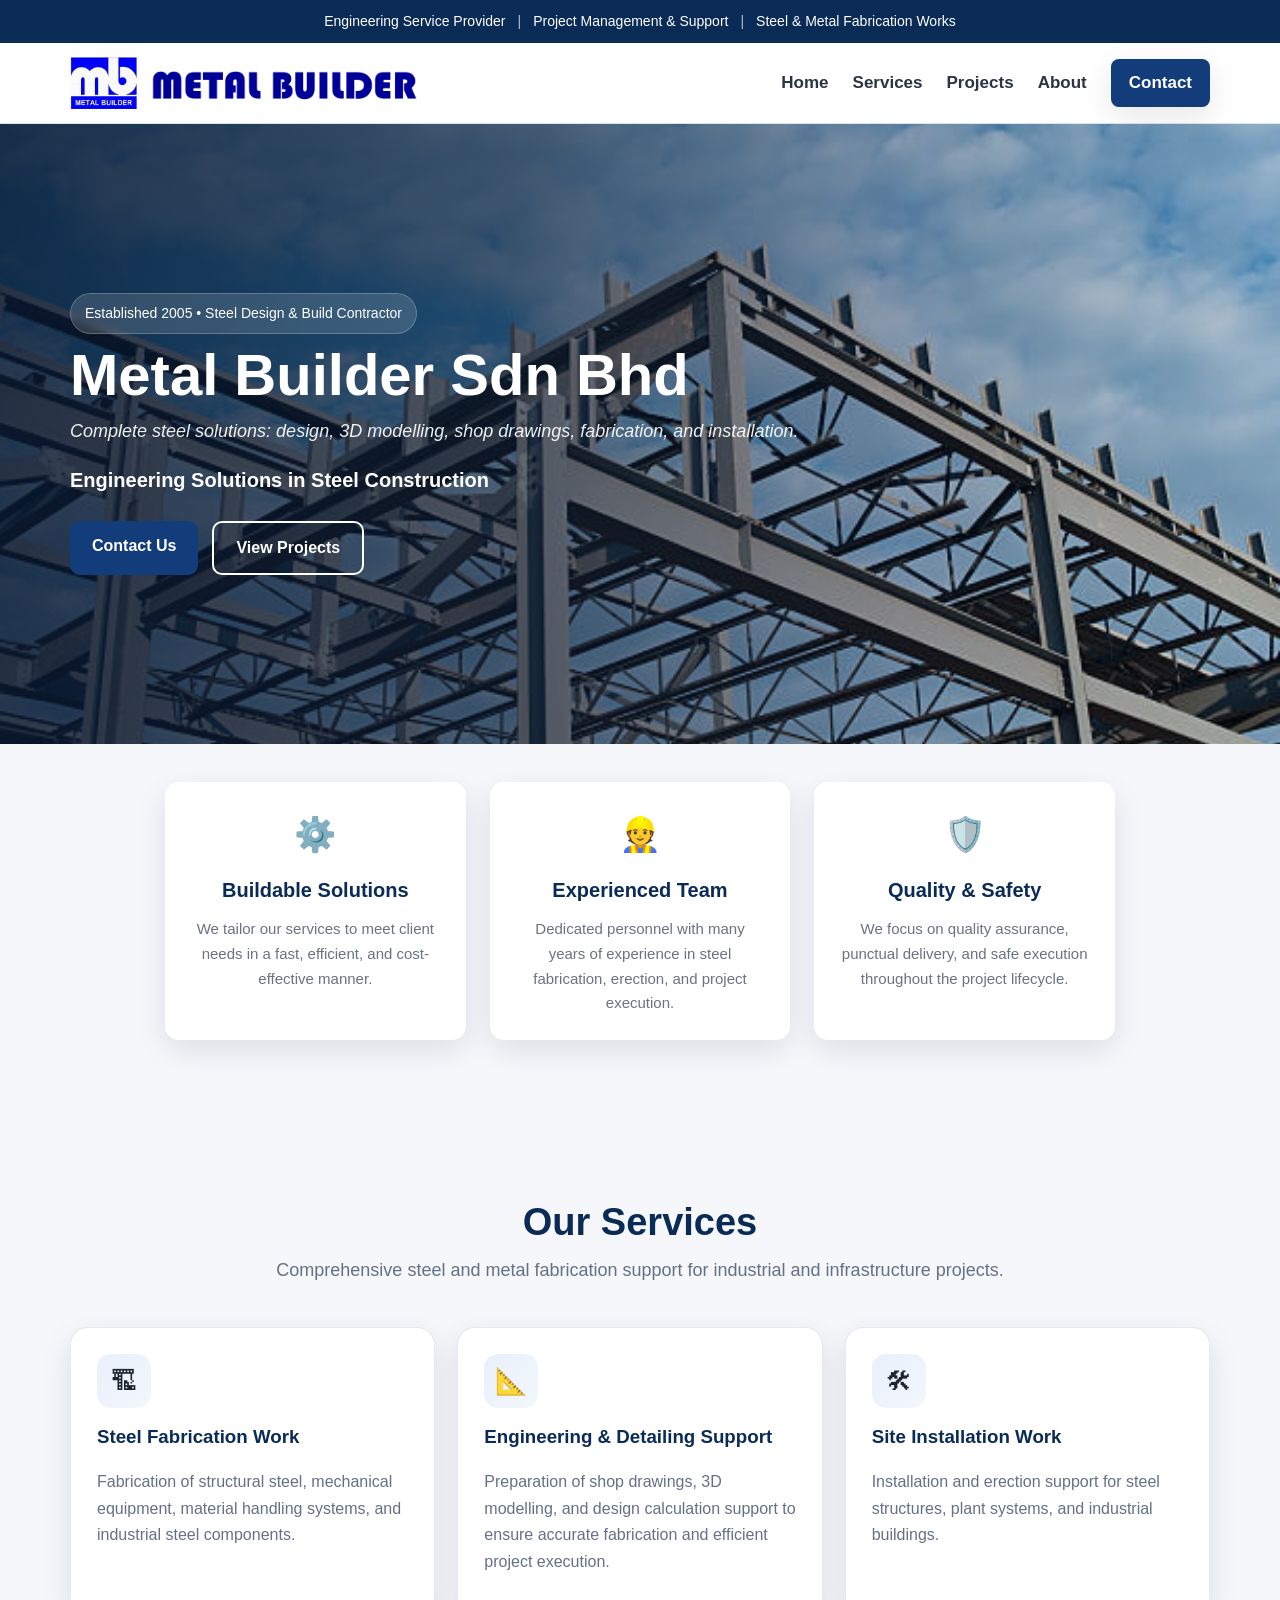
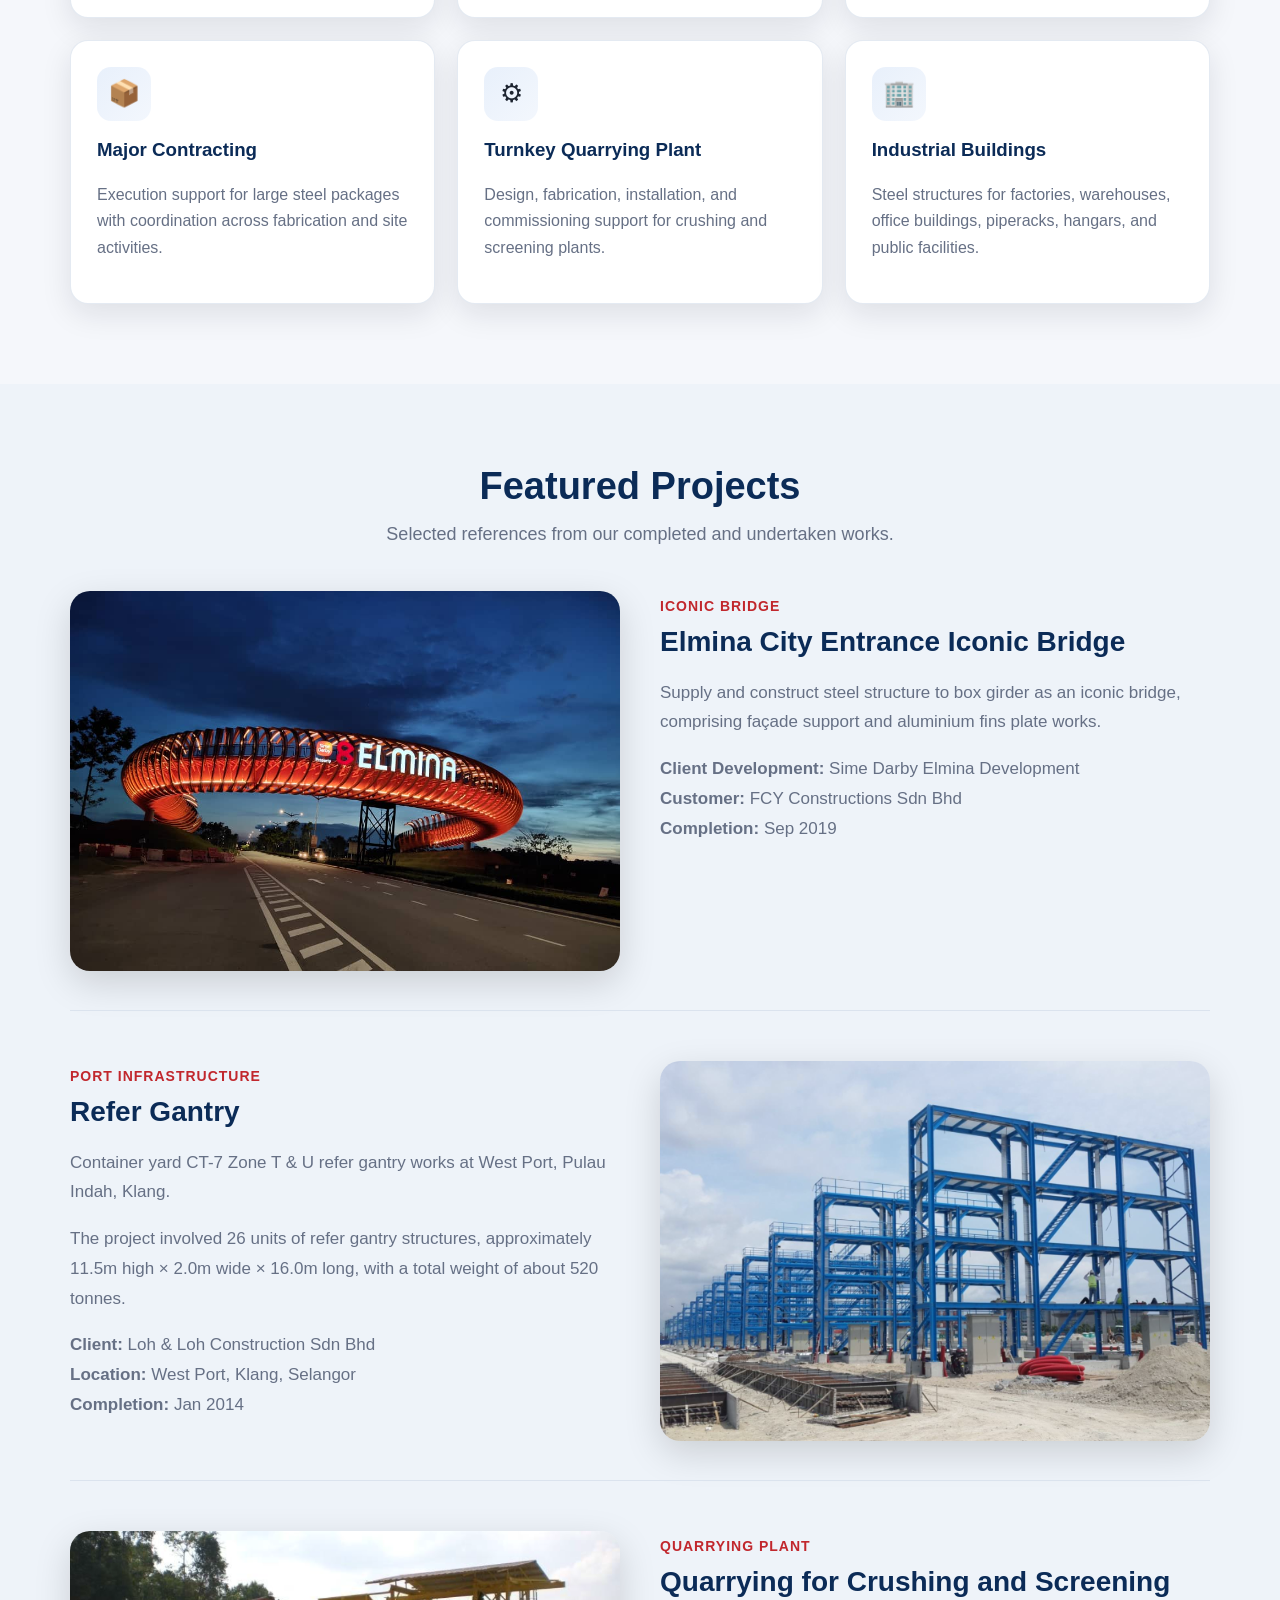
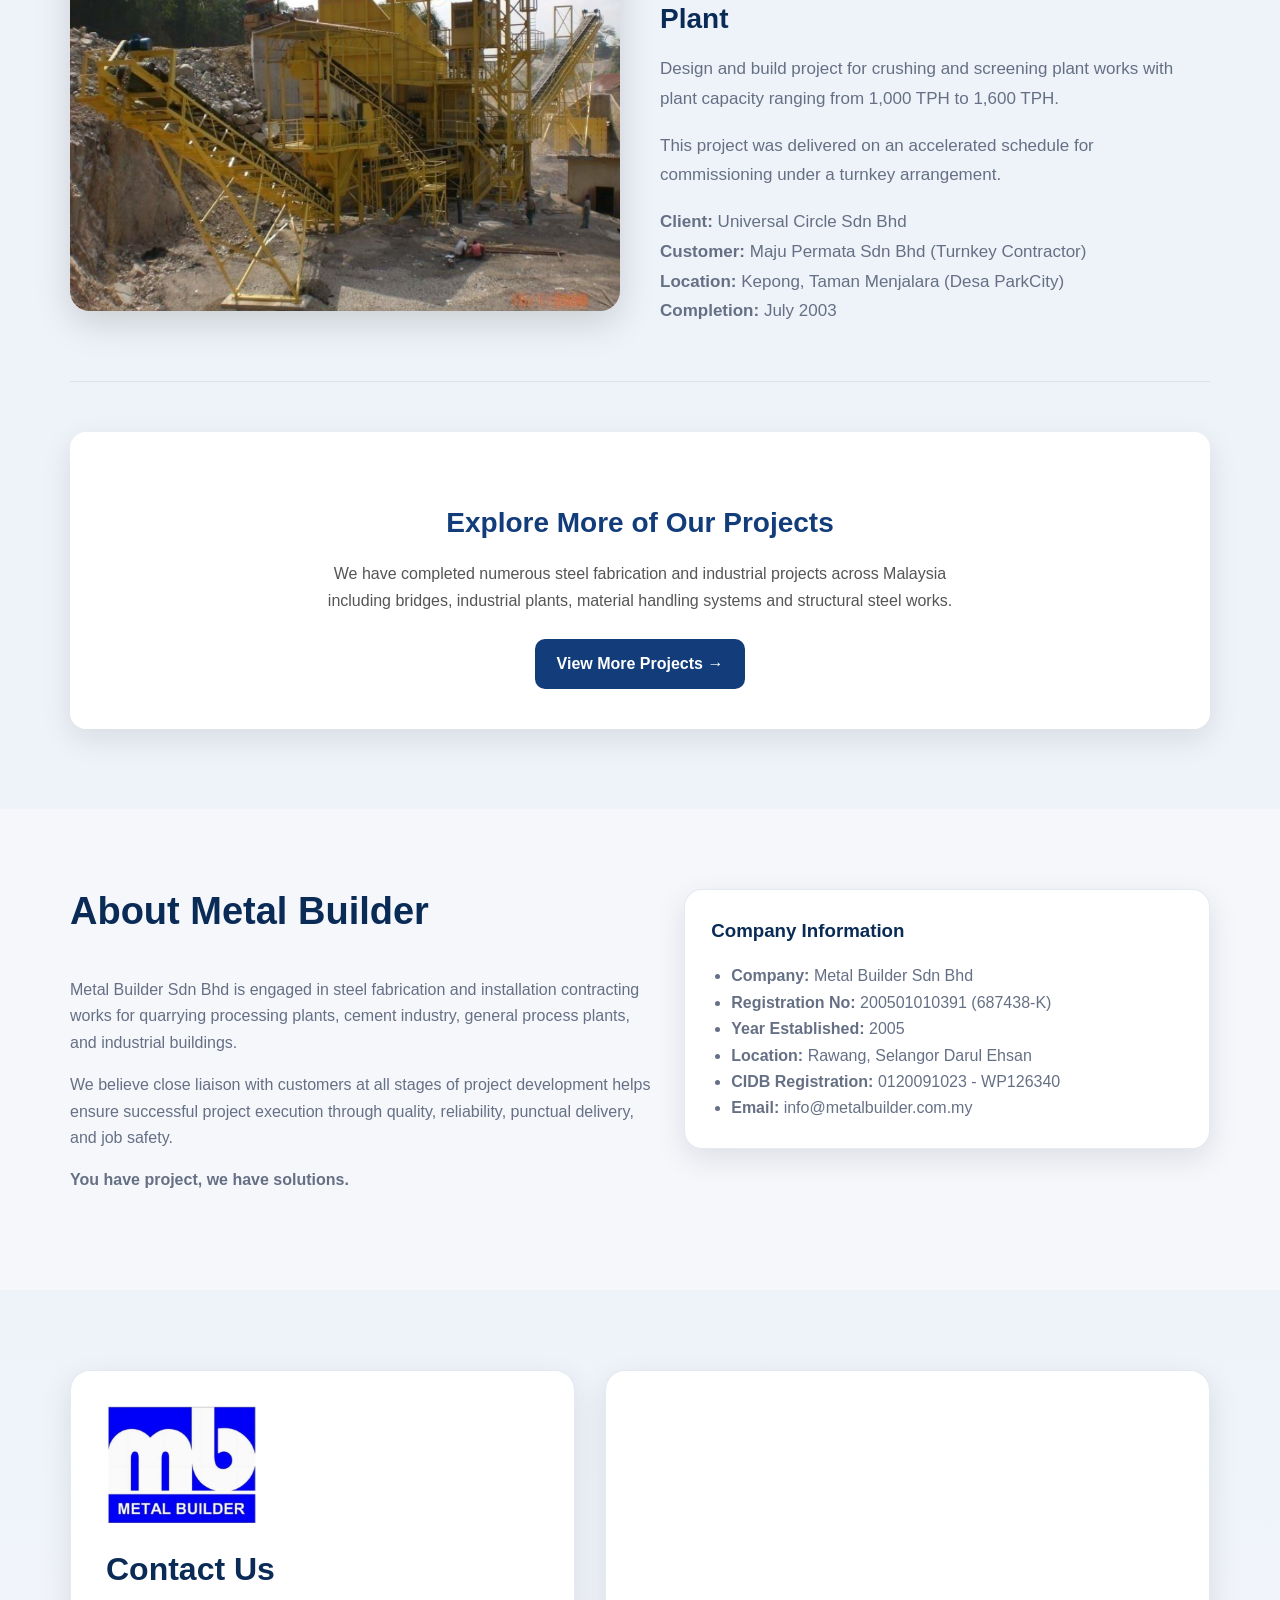
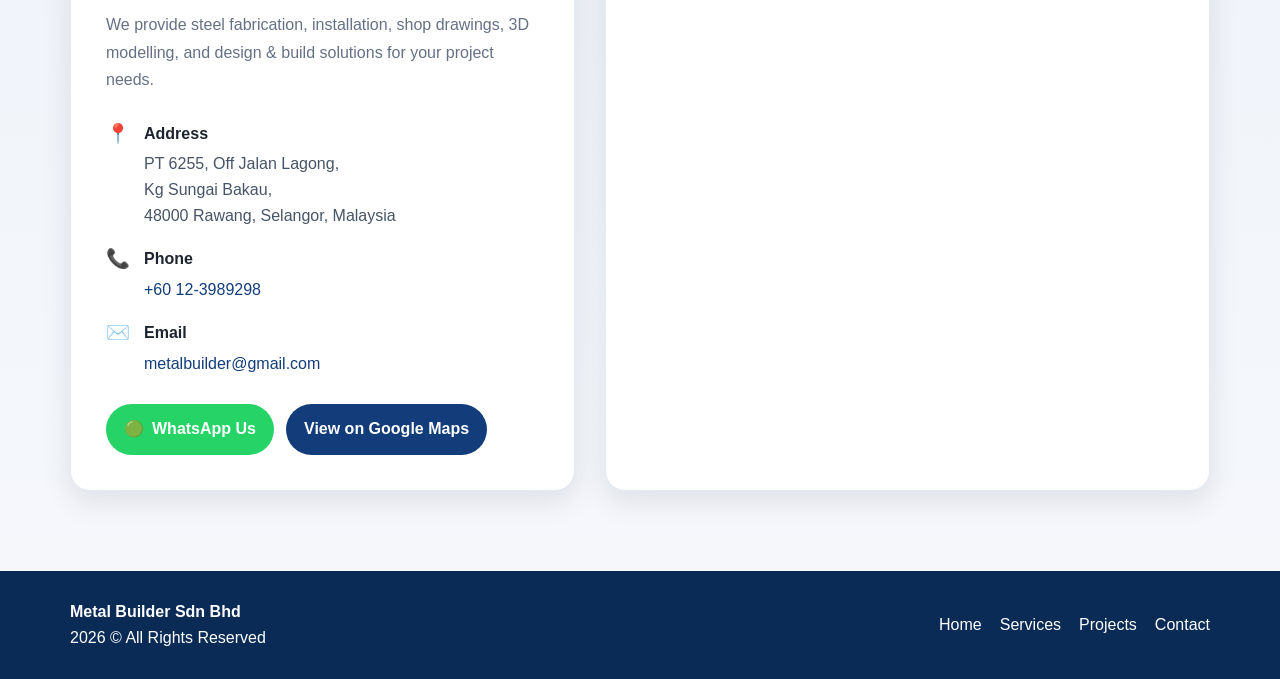
<file: index.html>
<!DOCTYPE html>
<html lang="en">
<head>
  <meta charset="UTF-8" />
  <meta name="viewport" content="width=device-width, initial-scale=1.0" />
  <title>Metal Builder Sdn Bhd | Steel & Metal Fabrication Works</title>
  <meta
    name="description"
    content="Metal Builder Sdn Bhd is a Malaysia-based engineering service provider specialising in steel and metal fabrication works, installation, and turnkey industrial solutions."
  />
  <link rel="icon" type="image/png" href="Metalbuilder/Metalbuilder_Logo.png" />
  <link rel="stylesheet" href="style.css" />
</head>
<body>

  <!-- Top Bar -->
  <div class="topbar">
    <div class="container topbar-inner">
      <span>Engineering Service Provider</span>
      <span class="divider">|</span>
      <span>Project Management & Support</span>
      <span class="divider">|</span>
      <span>Steel & Metal Fabrication Works</span>
    </div>
  </div>

  <!-- Header -->
  <header class="header">
    <div class="container header-inner">

      <a href="#home" class="brand">
        <img src="Metalbuilder/Metalbuilder_Logo.png" alt="Metal Builder Logo" class="logo" />
        <img src="Metalbuilder/Metalbuilder_Name.png" alt="Metal Builder Name" class="brand-name-image" />
      </a>

      <button class="menu-toggle" id="menuToggle" aria-label="Toggle menu">☰</button>

      <nav class="nav" id="navMenu">
        <a href="#home">Home</a>
        <a href="#services">Services</a>
        <a href="#projects">Projects</a>
        <a href="#about">About</a>
        <a href="#contact" class="nav-btn">Contact</a>
      </nav>

    </div>
  </header>

  <!-- Hero -->
  <section class="hero" id="home">
    <div class="hero-overlay"></div>

    <div class="container hero-inner">
      <div class="hero-content">
        <div class="hero-badge">Established 2005 • Steel Design & Build Contractor</div>

        <h1>Metal Builder Sdn Bhd</h1>

        <p class="hero-subtitle">
          Complete steel solutions: design, 3D modelling, shop drawings, fabrication, and installation.
        </p>

        <h2 class="hero-trusted">Engineering Solutions in Steel Construction</h2>

        <div class="hero-buttons">
          <a href="#contact" class="btn">Contact Us</a>
          <a href="#projects" class="btn btn-outline">View Projects</a>
        </div>
      </div>
    </div>
  </section>

  <!-- Intro Cards -->
  <section class="section intro-strip">
    <div class="container">
      <div class="intro-grid">

        <div class="info-card">
          <div class="info-icon">⚙️</div>
          <h3>Buildable Solutions</h3>
          <p>We tailor our services to meet client needs in a fast, efficient, and cost-effective manner.</p>
        </div>

        <div class="info-card">
          <div class="info-icon">👷</div>
          <h3>Experienced Team</h3>
          <p>Dedicated personnel with many years of experience in steel fabrication, erection, and project execution.</p>
        </div>

        <div class="info-card">
          <div class="info-icon">🛡️</div>
          <h3>Quality & Safety</h3>
          <p>We focus on quality assurance, punctual delivery, and safe execution throughout the project lifecycle.</p>
        </div>

      </div>
    </div>
  </section>

  <!-- Services -->
  <section class="section" id="services">
    <div class="container">
      <div class="section-title">
        <h2>Our Services</h2>
        <p>Comprehensive steel and metal fabrication support for industrial and infrastructure projects.</p>
      </div>

      <div class="card-grid">

        <div class="service-card">
          <div class="service-icon">🏗</div>
          <h3>Steel Fabrication Work</h3>
          <p>Fabrication of structural steel, mechanical equipment, material handling systems, and industrial steel components.</p>
        </div>

        <div class="service-card">
          <div class="service-icon">📐</div>
          <h3>Engineering & Detailing Support</h3>
          <p>Preparation of shop drawings, 3D modelling, and design calculation support to ensure accurate fabrication and efficient project execution.</p>
        </div>

        <div class="service-card">
          <div class="service-icon">🛠</div>
          <h3>Site Installation Work</h3>
          <p>Installation and erection support for steel structures, plant systems, and industrial buildings.</p>
        </div>

        <div class="service-card">
          <div class="service-icon">📦</div>
          <h3>Major Contracting</h3>
          <p>Execution support for large steel packages with coordination across fabrication and site activities.</p>
        </div>

        <div class="service-card">
          <div class="service-icon">⚙</div>
          <h3>Turnkey Quarrying Plant</h3>
          <p>Design, fabrication, installation, and commissioning support for crushing and screening plants.</p>
        </div>

        <div class="service-card">
          <div class="service-icon">🏢</div>
          <h3>Industrial Buildings</h3>
          <p>Steel structures for factories, warehouses, office buildings, piperacks, hangars, and public facilities.</p>
        </div>

      </div>
    </div>
  </section>

  <!-- Featured Projects -->
  <section class="section section-light" id="projects">
    <div class="container">
      <div class="section-title">
        <h2>Featured Projects</h2>
        <p>Selected references from our completed and undertaken works.</p>
      </div>

      <!-- Project 1 -->
      <div class="project-feature">
        <div class="project-image">
          <img src="Project Features/Elmina Bridge.jpg" alt="Elmina City Entrance Iconic Bridge" />
        </div>
        <div class="project-content">
          <div class="project-category">ICONIC BRIDGE</div>
          <h3>Elmina City Entrance Iconic Bridge</h3>
          <p>
            Supply and construct steel structure to box girder as an iconic bridge,
            comprising façade support and aluminium fins plate works.
          </p>
          <p>
            <strong>Client Development:</strong> Sime Darby Elmina Development<br>
            <strong>Customer:</strong> FCY Constructions Sdn Bhd<br>
            <strong>Completion:</strong> Sep 2019
          </p>
        </div>
      </div>

      <!-- Project 2 -->
      <div class="project-feature reverse">
        <div class="project-image">
          <img src="Project Features/Refer Gantry.jpg" alt="Refer Gantry Project" />
        </div>
        <div class="project-content">
          <div class="project-category">PORT INFRASTRUCTURE</div>
          <h3>Refer Gantry</h3>
          <p>
            Container yard CT-7 Zone T & U refer gantry works at West Port,
            Pulau Indah, Klang.
          </p>
          <p>
            The project involved 26 units of refer gantry structures,
            approximately 11.5m high × 2.0m wide × 16.0m long,
            with a total weight of about 520 tonnes.
          </p>
          <p>
            <strong>Client:</strong> Loh & Loh Construction Sdn Bhd<br>
            <strong>Location:</strong> West Port, Klang, Selangor<br>
            <strong>Completion:</strong> Jan 2014
          </p>
        </div>
      </div>

      <!-- Project 3 -->
      <div class="project-feature">
        <div class="project-image">
          <img src="Project Features/Quarrying for Crushing and Screening Plant.jpg" alt="Quarrying for Crushing and Screening Plant" />
        </div>
        <div class="project-content">
          <div class="project-category">QUARRYING PLANT</div>
          <h3>Quarrying for Crushing and Screening Plant</h3>
          <p>
            Design and build project for crushing and screening plant works
            with plant capacity ranging from 1,000 TPH to 1,600 TPH.
          </p>
          <p>
            This project was delivered on an accelerated schedule for commissioning
            under a turnkey arrangement.
          </p>
          <p>
            <strong>Client:</strong> Universal Circle Sdn Bhd<br>
            <strong>Customer:</strong> Maju Permata Sdn Bhd (Turnkey Contractor)<br>
            <strong>Location:</strong> Kepong, Taman Menjalara (Desa ParkCity)<br>
            <strong>Completion:</strong> July 2003
          </p>
        </div>
      </div>

      <div class="more-projects-box">
        <h3>Explore More of Our Projects</h3>
        <p>
          We have completed numerous steel fabrication and industrial
          projects across Malaysia including bridges, industrial plants,
          material handling systems and structural steel works.
        </p>
        <a href="project.html" class="btn-more-projects">View More Projects →</a>
      </div>
    </div>
  </section>

  <!-- About -->
  <section class="section" id="about">
    <div class="container about-grid">
      <div>
        <div class="section-title left-align">
          <h2>About Metal Builder</h2>
        </div>
        <p>
          Metal Builder Sdn Bhd is engaged in steel fabrication and installation contracting works
          for quarrying processing plants, cement industry, general process plants, and industrial buildings.
        </p>
        <p>
          We believe close liaison with customers at all stages of project development helps ensure
          successful project execution through quality, reliability, punctual delivery, and job safety.
        </p>
        <p><strong>You have project, we have solutions.</strong></p>
      </div>

      <div class="about-box">
        <h3>Company Information</h3>
        <ul>
          <li><strong>Company:</strong> Metal Builder Sdn Bhd</li>
          <li><strong>Registration No:</strong> 200501010391 (687438-K)</li>
          <li><strong>Year Established:</strong> 2005</li>
          <li><strong>Location:</strong> Rawang, Selangor Darul Ehsan</li>
          <li><strong>CIDB Registration:</strong> 0120091023 - WP126340</li>
          <li><strong>Email:</strong> info@metalbuilder.com.my</li>
        </ul>
      </div>
    </div>
  </section>

  <!-- Contact -->
  <section id="contact" class="contact-section">
    <div class="container contact-container">

      <div class="contact-left">
        <img src="Metalbuilder/Metalbuilder_Logo.png" alt="Metal Builder Logo" class="contact-logo">

        <h2>Contact Us</h2>
        <p class="contact-text">
          We provide steel fabrication, installation, shop drawings, 3D modelling,
          and design & build solutions for your project needs.
        </p>

        <div class="contact-info">
          <div class="contact-item">
            <span class="contact-icon">📍</span>
            <div>
              <strong>Address</strong>
              <p>
                PT 6255, Off Jalan Lagong,<br>
                Kg Sungai Bakau,<br>
                48000 Rawang, Selangor, Malaysia
              </p>
            </div>
          </div>

          <div class="contact-item">
            <span class="contact-icon">📞</span>
            <div>
              <strong>Phone</strong>
              <p><a href="tel:+60123989298">+60 12-3989298</a></p>
            </div>
          </div>

          <div class="contact-item">
            <span class="contact-icon">✉️</span>
            <div>
              <strong>Email</strong>
              <p><a href="mailto:info@metalbuilder.com.my">metalbuilder@gmail.com</a></p>
            </div>
          </div>
        </div>

        <div class="contact-buttons">
          <a href="https://wa.me/60123989298" target="_blank" class="btn-whatsapp">
            <span>🟢</span> WhatsApp Us
          </a>

          <a href="https://maps.google.com/?q=Metal+Builder+Rawang" target="_blank" class="btn-map">
            View on Google Maps
          </a>
        </div>
      </div>

      <div class="contact-right">
        <iframe
          src="https://www.google.com/maps?q=Metal+Builder+Rawang&output=embed"
          allowfullscreen=""
          loading="lazy"
          referrerpolicy="no-referrer-when-downgrade">
        </iframe>
      </div>

    </div>
  </section>

  <!-- Footer -->
  <footer class="footer">
    <div class="container footer-inner">
      <div>
        <strong>Metal Builder Sdn Bhd</strong><br />
        <span id="year"></span> © All Rights Reserved
      </div>
      <div class="footer-links">
        <a href="#home">Home</a>
        <a href="#services">Services</a>
        <a href="#projects">Projects</a>
        <a href="#contact">Contact</a>
      </div>
    </div>
  </footer>

  <script src="script.js"></script>
</body>
</html>
</file>
<file: style.css>
/* =========================================================
   1. GLOBAL / RESET
========================================================= */
* {
  box-sizing: border-box;
}

html {
  scroll-behavior: smooth;
}

:root {
  --primary: #123d7a;
  --primary-dark: #0b2b57;
  --accent: #c1272d;
  --text: #1d2430;
  --muted: #667085;
  --bg: #f5f7fb;
  --bg-soft: #eef3f9;
  --white: #ffffff;
  --line: #dbe3ee;
  --shadow: 0 10px 30px rgba(16, 24, 40, 0.10);
  --shadow-strong: 0 18px 40px rgba(16, 24, 40, 0.15);
  --radius: 18px;
}

body {
  margin: 0;
  font-family: Arial, Helvetica, sans-serif;
  color: var(--text);
  background: var(--bg);
  line-height: 1.65;
}

img {
  max-width: 100%;
  display: block;
}

a {
  text-decoration: none;
  color: inherit;
}

.container {
  width: min(1140px, 92%);
  margin: 0 auto;
}

section {
  scroll-margin-top: 90px;
}


/* =========================================================
   2. TOP BAR
========================================================= */
.topbar {
  background: var(--primary-dark);
  color: var(--white);
  font-size: 14px;
}

.topbar-inner {
  display: flex;
  justify-content: center;
  align-items: center;
  gap: 12px;
  padding: 10px 0;
  flex-wrap: wrap;
  text-align: center;
}

.divider {
  opacity: 0.7;
}


/* =========================================================
   3. HEADER / NAVIGATION
========================================================= */
.header {
  background: rgba(255, 255, 255, 0.96);
  border-bottom: 1px solid var(--line);
  position: sticky;
  top: 0;
  z-index: 1000;
  backdrop-filter: blur(10px);
}

.header-inner {
  display: flex;
  justify-content: space-between;
  align-items: center;
  padding: 14px 0;
}

.brand {
  display: flex;
  align-items: center;
  gap: 14px;
}

.logo {
  height: 52px;
  width: auto;
  object-fit: contain;
}

.brand-name-image {
  height: 40px;
  width: auto;
  object-fit: contain;
}

.nav {
  display: flex;
  align-items: center;
  gap: 24px;
  font-size: 17px;
}

.nav a {
  color: #2b3443;
  font-weight: 600;
  position: relative;
  transition: 0.2s ease;
}

.nav a:hover {
  color: var(--primary);
}

.nav a::after {
  content: "";
  position: absolute;
  left: 0;
  bottom: -4px;
  width: 0;
  height: 2px;
  background: var(--primary);
  transition: 0.3s ease;
}

.nav a:hover::after {
  width: 100%;
}

.nav-btn {
  background: var(--primary);
  color: var(--white) !important;
  padding: 10px 18px;
  border-radius: 8px;
  box-shadow: var(--shadow);
  font-weight: 600;
}

.nav-btn:hover {
  background: var(--primary-dark);
}

.nav-btn::after {
  display: none;
}

.menu-toggle {
  display: none;
  background: none;
  border: none;
  font-size: 28px;
  cursor: pointer;
  color: var(--primary-dark);
}


/* =========================================================
   4. HERO SECTION
========================================================= */
.hero {
  position: relative;
  min-height: 620px;
  background: url("Background Image/Steel\ Framing.jpg") center center / cover no-repeat;
  display: flex;
  align-items: center;
}

.hero-overlay {
  position: absolute;
  inset: 0;
  background: linear-gradient(
    to right,
    rgba(8, 24, 48, 0.85) 0%,
    rgba(8, 24, 48, 0.65) 40%,
    rgba(8, 24, 48, 0.35) 70%,
    rgba(8, 24, 48, 0.15) 100%
  );
}

.hero-inner {
  position: relative;
  z-index: 1;
}

.hero-content {
  max-width: 900px;
  color: var(--white);
}

.hero-badge {
  display: inline-block;
  background: rgba(255, 255, 255, 0.14);
  border: 1px solid rgba(255, 255, 255, 0.22);
  padding: 8px 14px;
  border-radius: 999px;
  margin-bottom: 10px;
  font-size: 14px;
  backdrop-filter: blur(6px);
}

.hero h1 {
  font-size: clamp(36px, 5vw, 58px);
  line-height: 1.08;
  margin: 0 0 10px;
  font-weight: 700;
}

.hero-subtitle {
  font-size: 18px;
  font-style: italic;
  color: rgba(255, 255, 255, 0.92);
  margin: 0 0 18px;
  max-width: 980px;
  line-height: 1.6;
}

.hero-trusted {
  font-size: 20px;
  font-weight: 600;
  color: var(--white);
  margin: 0 0 24px;
}

.hero-buttons {
  display: flex;
  gap: 14px;
  flex-wrap: wrap;
}


/* =========================================================
   5. BUTTONS
========================================================= */
.btn,
.btn-more-projects {
  display: inline-block;
  background: var(--primary);
  color: var(--white);
  padding: 12px 22px;
  border-radius: 10px;
  font-weight: 700;
  border: none;
  cursor: pointer;
  transition: 0.2s ease;
}

.btn:hover,
.btn-more-projects:hover {
  background: var(--primary-dark);
  transform: translateY(-1px);
}

.btn-outline {
  background: transparent;
  border: 2px solid var(--white);
}

.btn-outline:hover {
  background: var(--white);
  color: var(--primary-dark);
}


/* =========================================================
   6. GENERAL SECTION STYLING
========================================================= */
.section {
  padding: 80px 0;
}

.section-light {
  background: var(--bg-soft);
}

.section-title {
  text-align: center;
  margin-bottom: 42px;
}

.section-title.left-align {
  text-align: left;
}

.section-title h1,
.section-title h2 {
  margin: 0 0 10px;
  font-size: 38px;
  color: var(--primary-dark);
  line-height: 1.2;
}

.section-title p {
  margin: 0;
  color: var(--muted);
  font-size: 18px;
}


/* =========================================================
   7. INTRO CARDS
========================================================= */
.intro-strip {
  margin-top: -42px;
  position: relative;
  z-index: 2;
}

.intro-grid {
  display: grid;
  grid-template-columns: repeat(3, 1fr);
  gap: 24px;
  max-width: 950px;
  margin: 0 auto;
}

.info-card {
  background: var(--white);
  border-radius: 14px;
  padding: 24px 26px;
  box-shadow: var(--shadow);
  text-align: center;
  transition: 0.25s;
}

.info-card:hover {
  transform: translateY(-5px);
  box-shadow: var(--shadow-strong);
}

.info-icon {
  font-size: 34px;
  margin-bottom: 12px;
}

.info-card h3 {
  font-size: 20px;
  color: var(--primary-dark);
  margin: 0 0 10px;
}

.info-card p {
  font-size: 15px;
  color: #6b7280;
  margin: 0;
}


/* =========================================================
   8. SERVICES SECTION
========================================================= */
.card-grid {
  display: grid;
  grid-template-columns: repeat(3, 1fr);
  gap: 22px;
}

.service-card,
.about-box {
  background: var(--white);
  border-radius: var(--radius);
  padding: 26px;
  box-shadow: var(--shadow);
  border: 1px solid rgba(219, 227, 238, 0.75);
}

.service-card {
  transition: 0.2s ease;
}

.service-card:hover {
  transform: translateY(-4px);
}

.service-card h3,
.about-box h3 {
  margin-top: 0;
  margin-bottom: 10px;
  color: var(--primary-dark);
}

.service-card p,
.about-box li {
  color: var(--muted);
}

.service-icon {
  width: 54px;
  height: 54px;
  display: grid;
  place-items: center;
  font-size: 26px;
  border-radius: 14px;
  background: linear-gradient(135deg, #e8f0fb, #f3f7fd);
  margin-bottom: 14px;
}


/* =========================================================
   9. FEATURED PROJECTS
========================================================= */
.project-feature {
  display: grid;
  grid-template-columns: 1fr 1fr;
  gap: 40px;
  align-items: start;
  margin-bottom: 50px;
  position: relative;
  padding-bottom: 40px;
}

.project-feature::after {
  content: "";
  position: absolute;
  left: 0;
  bottom: 0;
  width: 100%;
  height: 1px;
  background: var(--line);
}

.project-feature:last-child::after {
  display: none;
}

.project-feature.reverse .project-image {
  order: 2;
}

.project-feature.reverse .project-content {
  order: 1;
}

.project-image {
  width: 100%;
  height: 380px;
  overflow: hidden;
  border-radius: 20px;
  box-shadow: 0 12px 36px rgba(0, 0, 0, 0.15);
}

.project-image img {
  width: 100%;
  height: 100%;
  object-fit: cover;
  display: block;
  transition: 0.4s;
}

.project-image:hover img {
  transform: scale(1.05);
}

.project-content {
  padding-top: 4px;
}

.project-category {
  font-size: 14px;
  font-weight: 700;
  letter-spacing: 1px;
  color: var(--accent);
  margin-bottom: 6px;
}

.project-content h3 {
  font-size: 28px;
  color: var(--primary-dark);
  margin: 0 0 12px;
  line-height: 1.3;
}

.project-content p {
  color: var(--muted);
  margin-bottom: 16px;
  font-size: 17px;
  line-height: 1.75;
}

.more-projects-box {
  text-align: center;
  background: var(--white);
  padding: 40px 30px;
  margin-top: 20px;
  border-radius: 16px;
  box-shadow: var(--shadow);
}

.more-projects-box h3 {
  font-size: 28px;
  margin-bottom: 15px;
  color: var(--primary);
}

.more-projects-box p {
  max-width: 650px;
  margin: 0 auto 25px;
  color: #555;
}


/* =========================================================
   10. ABOUT SECTION
========================================================= */
.about-grid {
  display: grid;
  grid-template-columns: 1fr 0.9fr;
  gap: 30px;
  align-items: start;
}

.about-grid p {
  color: var(--muted);
}

.about-box ul {
  padding-left: 20px;
  margin-bottom: 0;
}


/* =========================================================
   11. CONTACT SECTION
========================================================= */
.contact-section {
  padding: 80px 20px;
  background: linear-gradient(180deg, var(--bg-soft), var(--bg));
}

.contact-container {
  max-width: 1200px;
  margin: 0 auto;
  display: grid;
  grid-template-columns: 1fr 1.2fr;
  gap: 30px;
  align-items: stretch;
}

.contact-left,
.contact-right {
  background: var(--white);
  border-radius: 20px;
  box-shadow: var(--shadow);
  overflow: hidden;
  border: 1px solid rgba(219, 227, 238, 0.75);
}

.contact-left {
  padding: 35px;
}

.contact-logo {
  width: 150px;
  max-width: 100%;
  margin-bottom: 20px;
}

.contact-left h2 {
  margin: 0 0 12px;
  font-size: 2rem;
  color: var(--primary-dark);
}

.contact-text {
  color: var(--muted);
  line-height: 1.7;
  margin-bottom: 28px;
}

.contact-info {
  display: flex;
  flex-direction: column;
  gap: 18px;
}

.contact-item {
  display: flex;
  gap: 14px;
  align-items: flex-start;
}

.contact-icon {
  font-size: 1.2rem;
  line-height: 1;
  margin-top: 3px;
}

.contact-item strong {
  display: block;
  color: var(--text);
  margin-bottom: 4px;
}

.contact-item p {
  margin: 0;
  color: #475467;
  line-height: 1.6;
}

.contact-item a {
  color: var(--primary);
}

.contact-item a:hover {
  text-decoration: underline;
}

.contact-buttons {
  display: flex;
  flex-wrap: wrap;
  gap: 12px;
  margin-top: 28px;
}

.btn-whatsapp,
.btn-map {
  display: inline-flex;
  align-items: center;
  gap: 8px;
  padding: 12px 18px;
  border-radius: 999px;
  font-weight: 600;
  transition: 0.25s ease;
}

.btn-whatsapp {
  background: #25d366;
  color: var(--white);
}

.btn-whatsapp:hover {
  transform: translateY(-2px);
  opacity: 0.95;
}

.btn-map {
  background: var(--primary);
  color: var(--white);
}

.btn-map:hover {
  transform: translateY(-2px);
  background: var(--primary-dark);
}

.contact-right iframe {
  width: 100%;
  height: 100%;
  min-height: 420px;
  border: 0;
  display: block;
}


/* =========================================================
   12. FOOTER
========================================================= */
.footer {
  background: var(--primary-dark);
  color: var(--white);
  padding: 28px 0;
}

.footer-inner {
  display: flex;
  justify-content: space-between;
  align-items: center;
  gap: 20px;
  flex-wrap: wrap;
}

.footer-links {
  display: flex;
  gap: 18px;
  flex-wrap: wrap;
}

.footer-links a:hover {
  text-decoration: underline;
}


/* =========================================================
   13. MOBILE / TABLET RESPONSIVE
========================================================= */
@media (max-width: 900px) {
  .menu-toggle {
    display: block;
  }

  .nav {
    display: none;
    position: absolute;
    top: 86px;
    right: 4%;
    width: 250px;
    background: var(--white);
    border: 1px solid var(--line);
    border-radius: 14px;
    flex-direction: column;
    align-items: flex-start;
    padding: 16px;
    box-shadow: var(--shadow);
  }

  .nav.show {
    display: flex;
  }

  .intro-grid,
  .card-grid,
  .about-grid,
  .contact-container {
    grid-template-columns: 1fr;
  }

  .project-feature,
  .project-feature.reverse {
    grid-template-columns: 1fr;
    gap: 20px;
    margin-bottom: 50px;
    padding-bottom: 28px;
  }

  .project-feature.reverse .project-image,
  .project-feature.reverse .project-content {
    order: unset;
  }

  .project-image {
    height: 300px;
  }

  .hero {
    min-height: 500px;
  }

  .hero h1 {
    font-size: 36px;
  }

  .hero-subtitle {
    font-size: 16px;
  }

  .hero-trusted {
    font-size: 18px;
  }

  .logo {
    height: 46px;
  }

  .brand-name-image {
    height: 32px;
  }

  .section {
    padding: 64px 0;
  }

  .contact-right iframe {
    min-height: 350px;
  }
}
</file>
